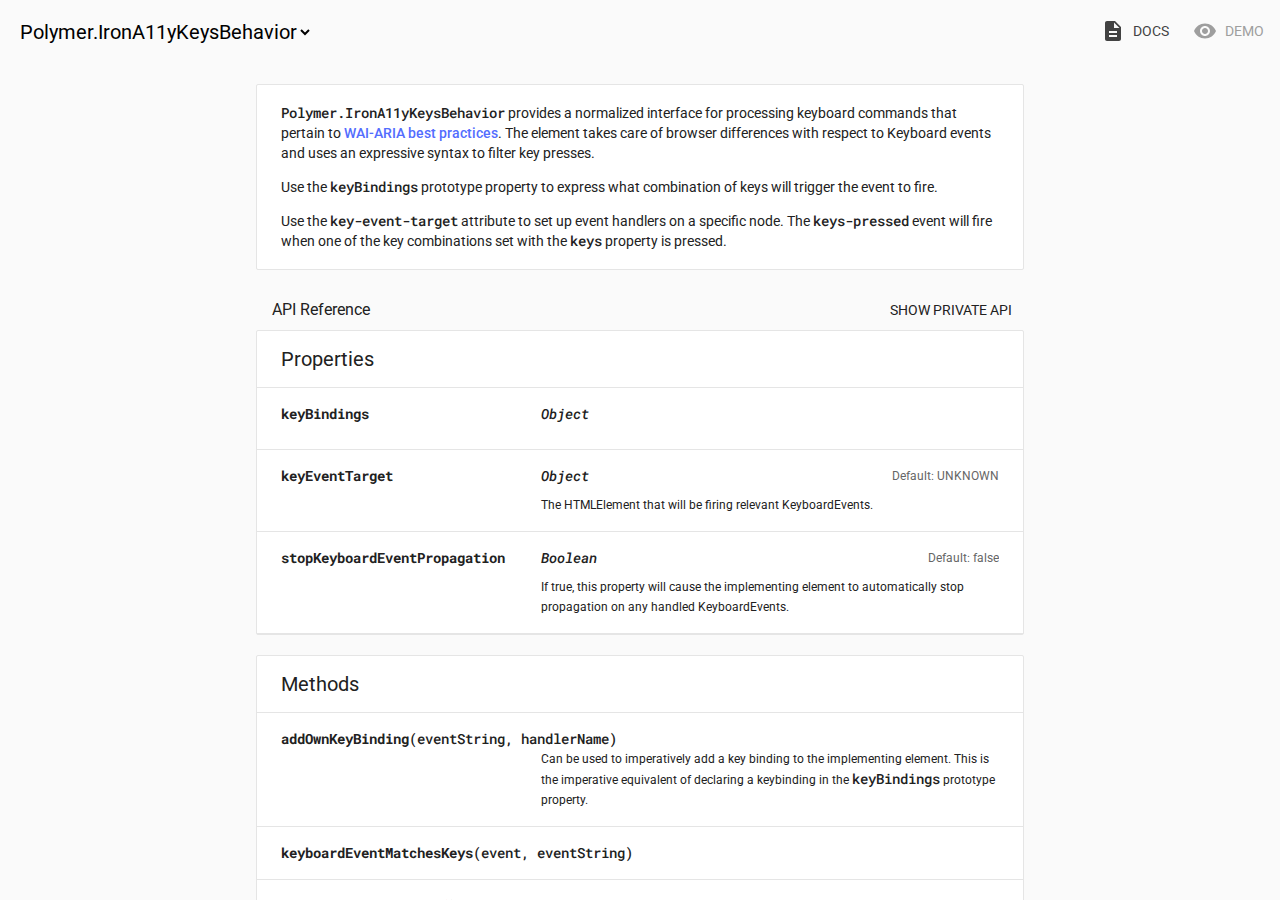
<file: components/iron-a11y-keys-behavior/index.html>
<!doctype html>
<!--
@license
Copyright (c) 2015 The Polymer Project Authors. All rights reserved.
This code may only be used under the BSD style license found at http://polymer.github.io/LICENSE
The complete set of authors may be found at http://polymer.github.io/AUTHORS
The complete set of contributors may be found at http://polymer.github.io/CONTRIBUTORS
Code distributed by Google as part of the polymer project is also
subject to an additional IP rights grant found at http://polymer.github.io/PATENTS
-->
<html>
<head>

  <title>iron-a11y-keys-behavior</title>
  <script src="../webcomponentsjs/webcomponents-lite.js"></script>
  <link rel="import" href="../iron-component-page/iron-component-page.html">

</head>
<body>

  <iron-component-page></iron-component-page>

</body>
</html>
</file>
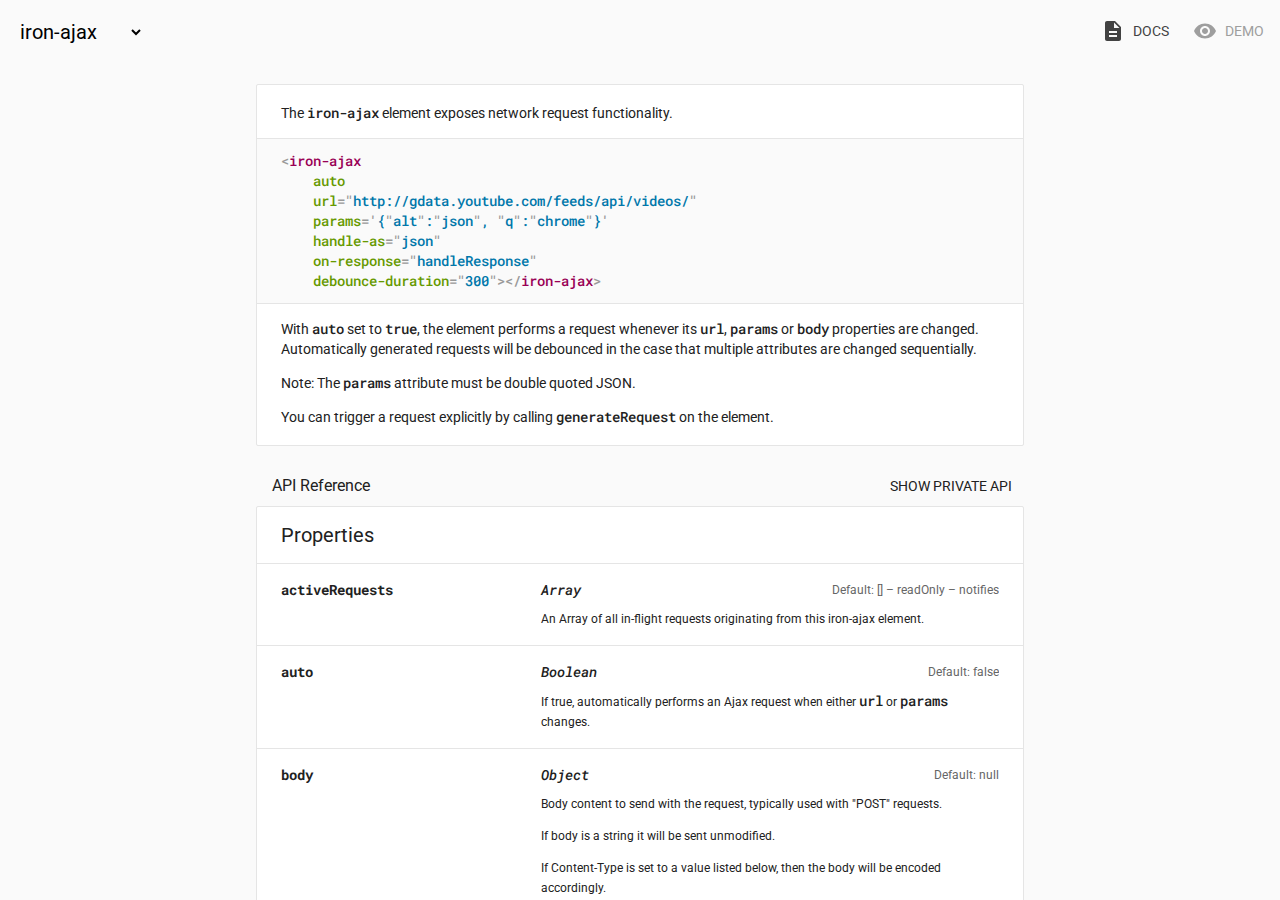
<file: components/iron-ajax/index.html>
<!doctype html>
<!--
Copyright (c) 2015 The Polymer Project Authors. All rights reserved.
This code may only be used under the BSD style license found at http://polymer.github.io/LICENSE
The complete set of authors may be found at http://polymer.github.io/AUTHORS
The complete set of contributors may be found at http://polymer.github.io/CONTRIBUTORS
Code distributed by Google as part of the polymer project is also
subject to an additional IP rights grant found at http://polymer.github.io/PATENTS
-->
<html>
<head>

  <title>iron-ajax</title>
  <meta charset="utf-8">
  <meta name="viewport" content="width=device-width, initial-scale=1.0">

  <script src="../webcomponentsjs/webcomponents-lite.js"></script>
  <link rel="import" href="../iron-component-page/iron-component-page.html">

</head>
<body>

  <iron-component-page></iron-component-page>

</body>
</html>
</file>
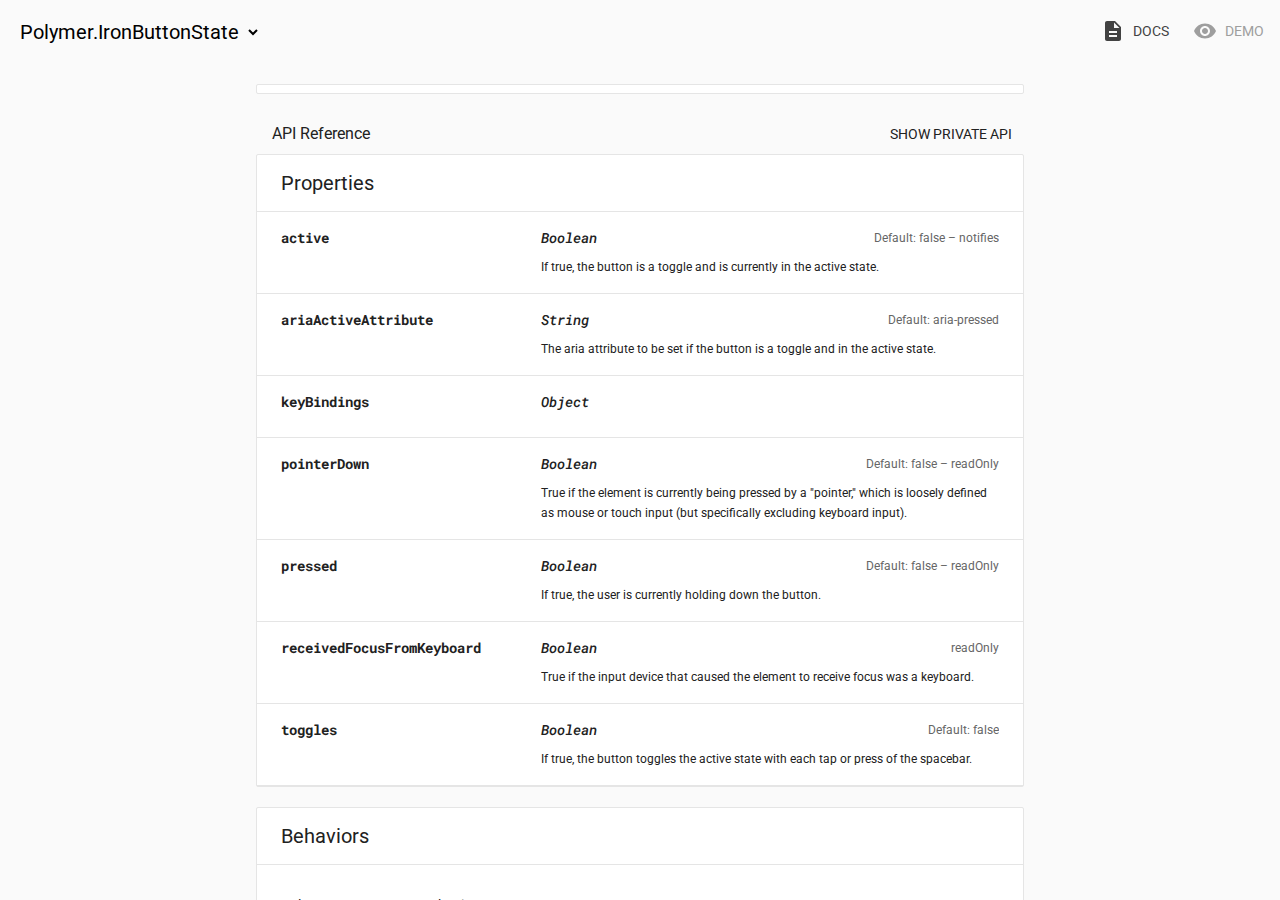
<file: components/iron-behaviors/index.html>
<!doctype html>
<!--
@license
Copyright (c) 2015 The Polymer Project Authors. All rights reserved.
This code may only be used under the BSD style license found at http://polymer.github.io/LICENSE.txt
The complete set of authors may be found at http://polymer.github.io/AUTHORS.txt
The complete set of contributors may be found at http://polymer.github.io/CONTRIBUTORS.txt
Code distributed by Google as part of the polymer project is also
subject to an additional IP rights grant found at http://polymer.github.io/PATENTS.txt
-->
<html>
<head>

  <title>Iron Behaviors</title>
  <meta charset="utf-8">
  <meta name="viewport" content="width=device-width, initial-scale=1.0">

  <script src="../webcomponentsjs/webcomponents-lite.js"></script>
  <link rel="import" href="../iron-component-page/iron-component-page.html">

</head>
<body>

  <iron-component-page src="iron-button-state.html"></iron-component-page>

</body>
</html>
</file>
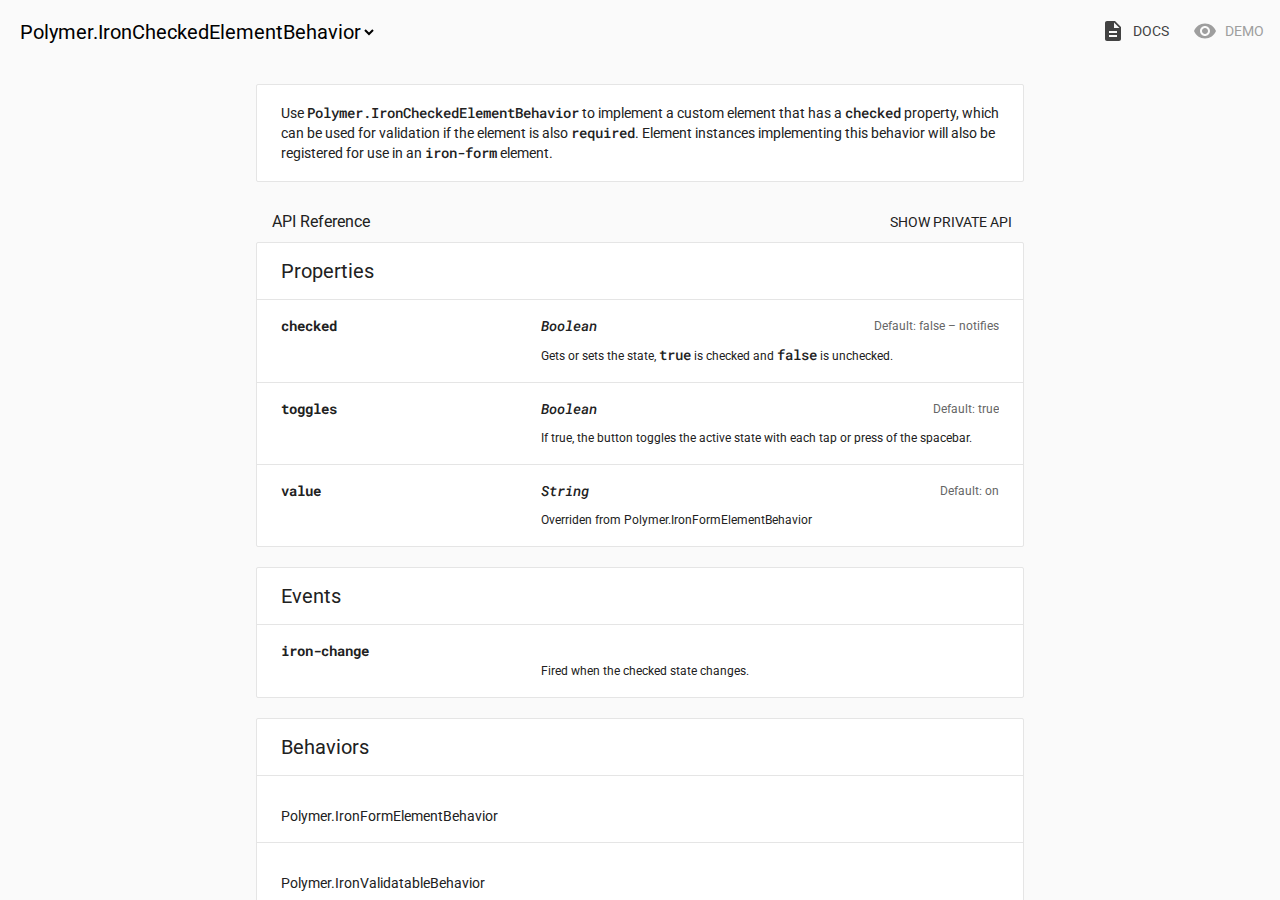
<file: components/iron-checked-element-behavior/index.html>
<!doctype html>
<!--
@license
Copyright (c) 2015 The Polymer Project Authors. All rights reserved.
This code may only be used under the BSD style license found at http://polymer.github.io/LICENSE.txt
The complete set of authors may be found at http://polymer.github.io/AUTHORS.txt
The complete set of contributors may be found at http://polymer.github.io/CONTRIBUTORS.txt
Code distributed by Google as part of the polymer project is also
subject to an additional IP rights grant found at http://polymer.github.io/PATENTS.txt
-->
<html>
<head>

  <meta charset="utf-8">
  <meta name="viewport" content="width=device-width, minimum-scale=1.0, initial-scale=1.0, user-scalable=yes">

  <title>iron-checked-element-behavior</title>

  <script src="../webcomponentsjs/webcomponents-lite.js"></script>

  <link rel="import" href="../polymer/polymer.html">
  <link rel="import" href="../iron-component-page/iron-component-page.html">

</head>
<body>

  <iron-component-page></iron-component-page>

</body>
</html>
</file>
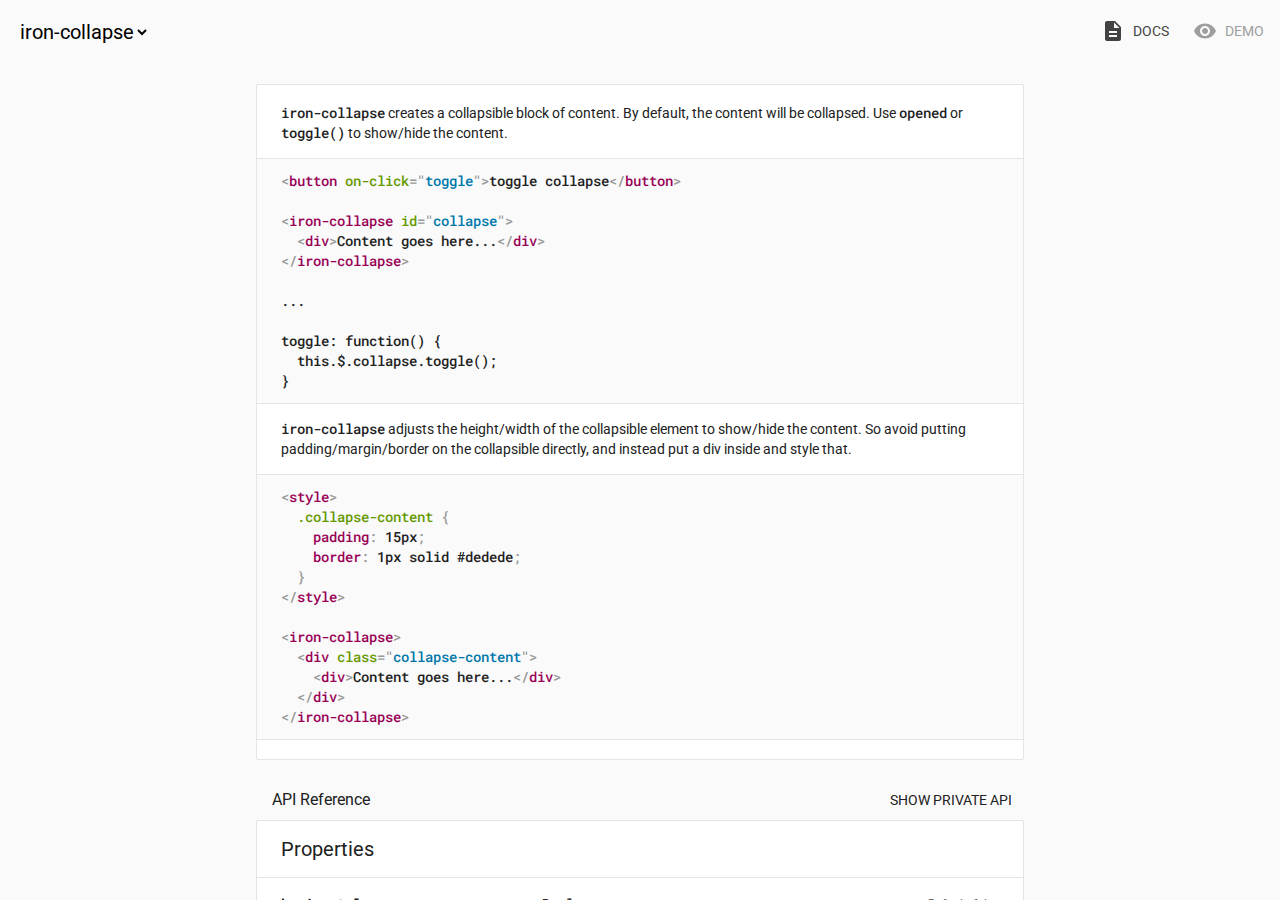
<file: components/iron-collapse/index.html>
<!doctype html>
<!--
@license
Copyright (c) 2015 The Polymer Project Authors. All rights reserved.
This code may only be used under the BSD style license found at http://polymer.github.io/LICENSE.txt
The complete set of authors may be found at http://polymer.github.io/AUTHORS.txt
The complete set of contributors may be found at http://polymer.github.io/CONTRIBUTORS.txt
Code distributed by Google as part of the polymer project is also
subject to an additional IP rights grant found at http://polymer.github.io/PATENTS.txt
-->

<html>
  <head>

    <meta charset="utf-8">
    <meta name="viewport" content="width=device-width, minimum-scale=1.0, initial-scale=1.0, user-scalable=yes">

    <title>iron-collapse</title>

    <script src="../webcomponentsjs/webcomponents-lite.js"></script>

    <link rel="import" href="../polymer/polymer.html">
    <link rel="import" href="../iron-component-page/iron-component-page.html">

  </head>
  <body>

    <iron-component-page></iron-component-page>

  </body>
</html>
</file>
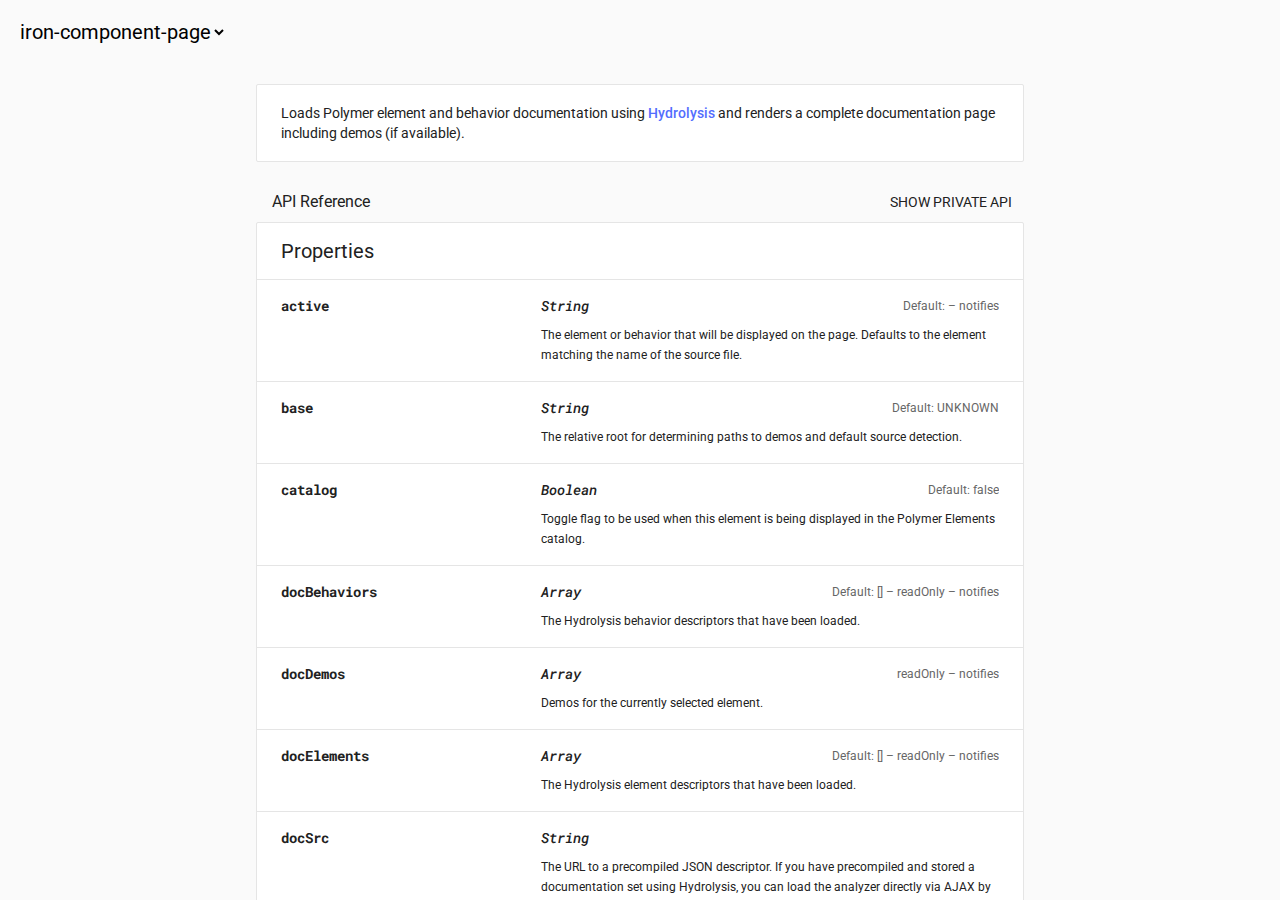
<file: components/iron-component-page/index.html>
<!doctype html>
<!--
@license
Copyright (c) 2015 The Polymer Project Authors. All rights reserved.
This code may only be used under the BSD style license found at http://polymer.github.io/LICENSE
The complete set of authors may be found at http://polymer.github.io/AUTHORS
The complete set of contributors may be found at http://polymer.github.io/CONTRIBUTORS
Code distributed by Google as part of the polymer project is also
subject to an additional IP rights grant found at http://polymer.github.io/PATENTS
-->
<html>
<head>

  <meta charset="utf-8">
  <meta name="viewport" content="width=device-width, initial-scale=1.0">

  <script src="../webcomponentsjs/webcomponents-lite.js"></script>
  <link rel="import" href="../iron-component-page/iron-component-page.html">
</head>
<body>

  <iron-component-page></iron-component-page>

</body>
</html>
</file>
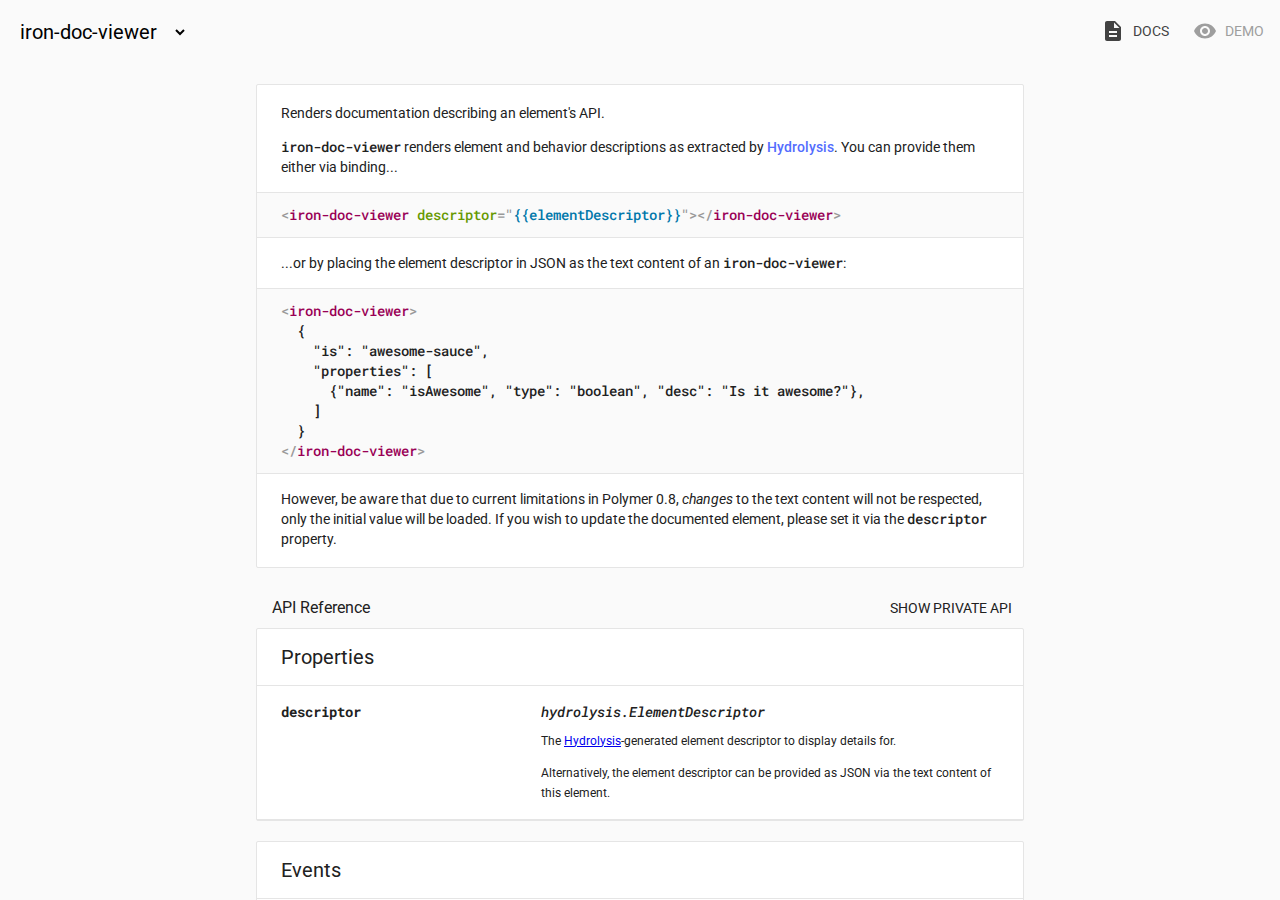
<file: components/iron-doc-viewer/index.html>
<!doctype html>
<!--
Copyright (c) 2014 The Polymer Project Authors. All rights reserved.
This code may only be used under the BSD style license found at http://polymer.github.io/LICENSE
The complete set of authors may be found at http://polymer.github.io/AUTHORS
The complete set of contributors may be found at http://polymer.github.io/CONTRIBUTORS
Code distributed by Google as part of the polymer project is also
subject to an additional IP rights grant found at http://polymer.github.io/PATENTS
-->
<html>
<head>

  <meta charset="utf-8">
  <meta name="viewport" content="width=device-width, initial-scale=1.0">

  <script src="../webcomponentsjs/webcomponents-lite.js"></script>
  <link rel="import" href="../iron-component-page/iron-component-page.html">

</head>
<body>

  <iron-component-page></iron-component-page>

</body>
</html>
</file>
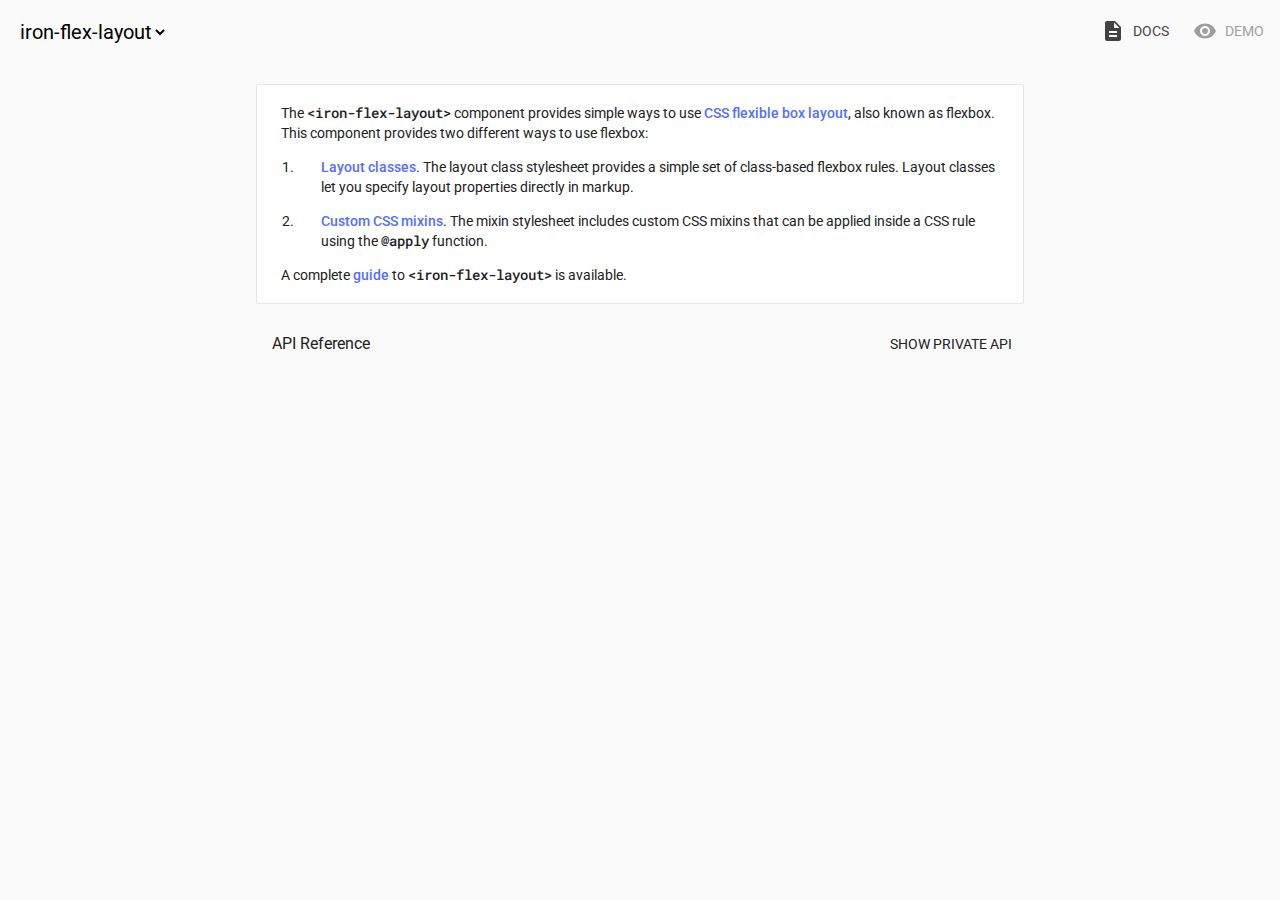
<file: components/iron-flex-layout/index.html>
<!doctype html>
<!--
@license
Copyright (c) 2015 The Polymer Project Authors. All rights reserved.
This code may only be used under the BSD style license found at http://polymer.github.io/LICENSE.txt
The complete set of authors may be found at http://polymer.github.io/AUTHORS.txt
The complete set of contributors may be found at http://polymer.github.io/CONTRIBUTORS.txt
Code distributed by Google as part of the polymer project is also
subject to an additional IP rights grant found at http://polymer.github.io/PATENTS.txt
-->
<html>
<head>

  <title>iron-flex-layout</title>
  <script src="../webcomponentsjs/webcomponents-lite.js"></script>
  <link rel="import" href="../iron-component-page/iron-component-page.html">

</head>
<body>

  <iron-component-page></iron-component-page>

</body>
</html>
</file>
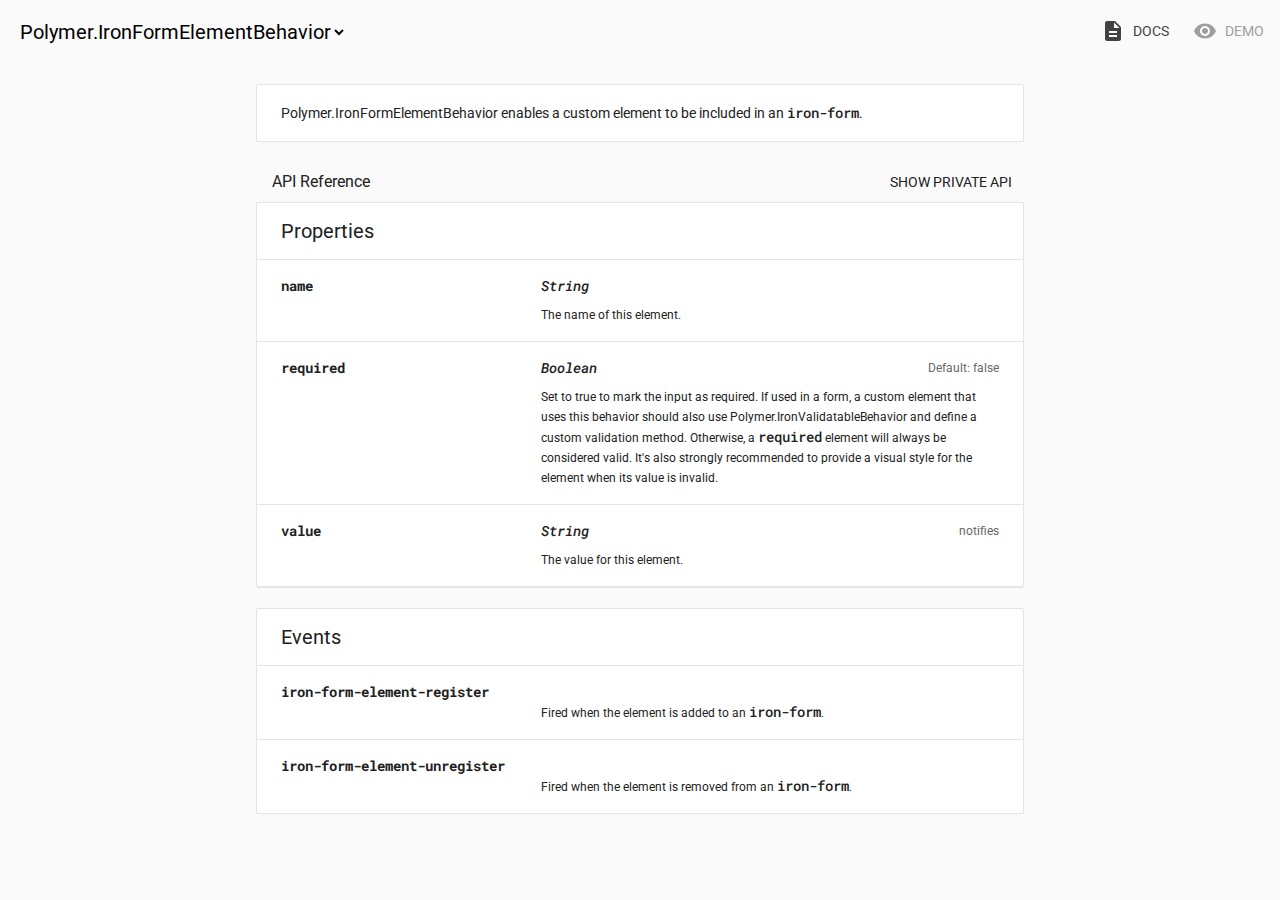
<file: components/iron-form-element-behavior/index.html>
<!doctype html>
<!--
@license
Copyright (c) 2015 The Polymer Project Authors. All rights reserved.
This code may only be used under the BSD style license found at http://polymer.github.io/LICENSE.txt
The complete set of authors may be found at http://polymer.github.io/AUTHORS.txt
The complete set of contributors may be found at http://polymer.github.io/CONTRIBUTORS.txt
Code distributed by Google as part of the polymer project is also
subject to an additional IP rights grant found at http://polymer.github.io/PATENTS.txt
-->
<html>
<head>

  <meta charset="utf-8">
  <meta name="viewport" content="width=device-width, minimum-scale=1.0, initial-scale=1.0, user-scalable=yes">

  <title>iron-form-element-behavior</title>

  <script src="../webcomponentsjs/webcomponents-lite.js"></script>

  <link rel="import" href="../polymer/polymer.html">
  <link rel="import" href="../iron-component-page/iron-component-page.html">

</head>
<body>

  <iron-component-page></iron-component-page>

</body>
</html>
</file>
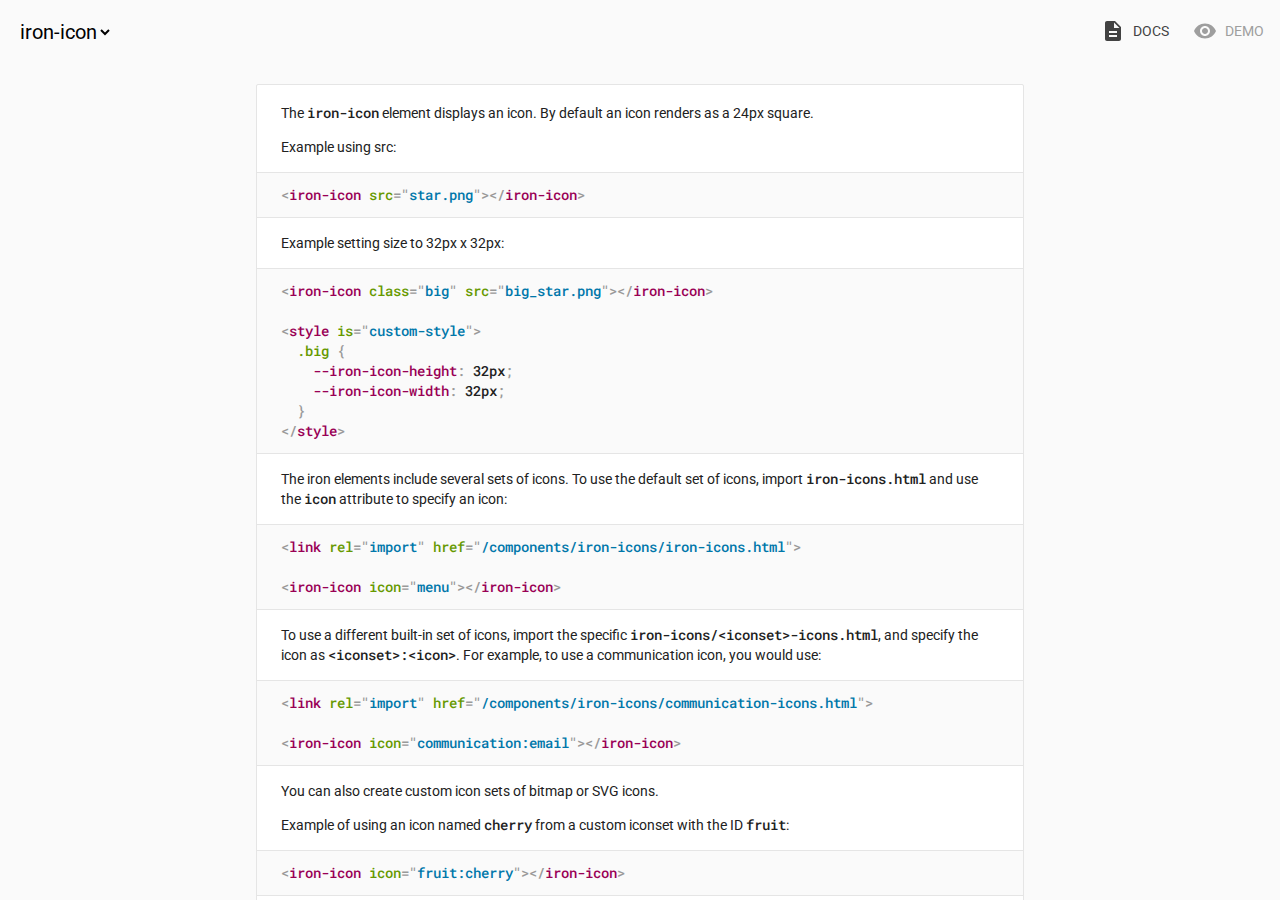
<file: components/iron-icon/index.html>
<!doctype html>
<!--
@license
Copyright (c) 2015 The Polymer Project Authors. All rights reserved.
This code may only be used under the BSD style license found at http://polymer.github.io/LICENSE
The complete set of authors may be found at http://polymer.github.io/AUTHORS
The complete set of contributors may be found at http://polymer.github.io/CONTRIBUTORS
Code distributed by Google as part of the polymer project is also
subject to an additional IP rights grant found at http://polymer.github.io/PATENTS
-->
<html>
<head>

  <meta charset="utf-8">
  <meta name="viewport" content="width=device-width, initial-scale=1.0">

  <script src="../webcomponentsjs/webcomponents-lite.js"></script>
  <link rel="import" href="../iron-component-page/iron-component-page.html">

</head>
<body>

  <iron-component-page></iron-component-page>

</body>
</html>
</file>
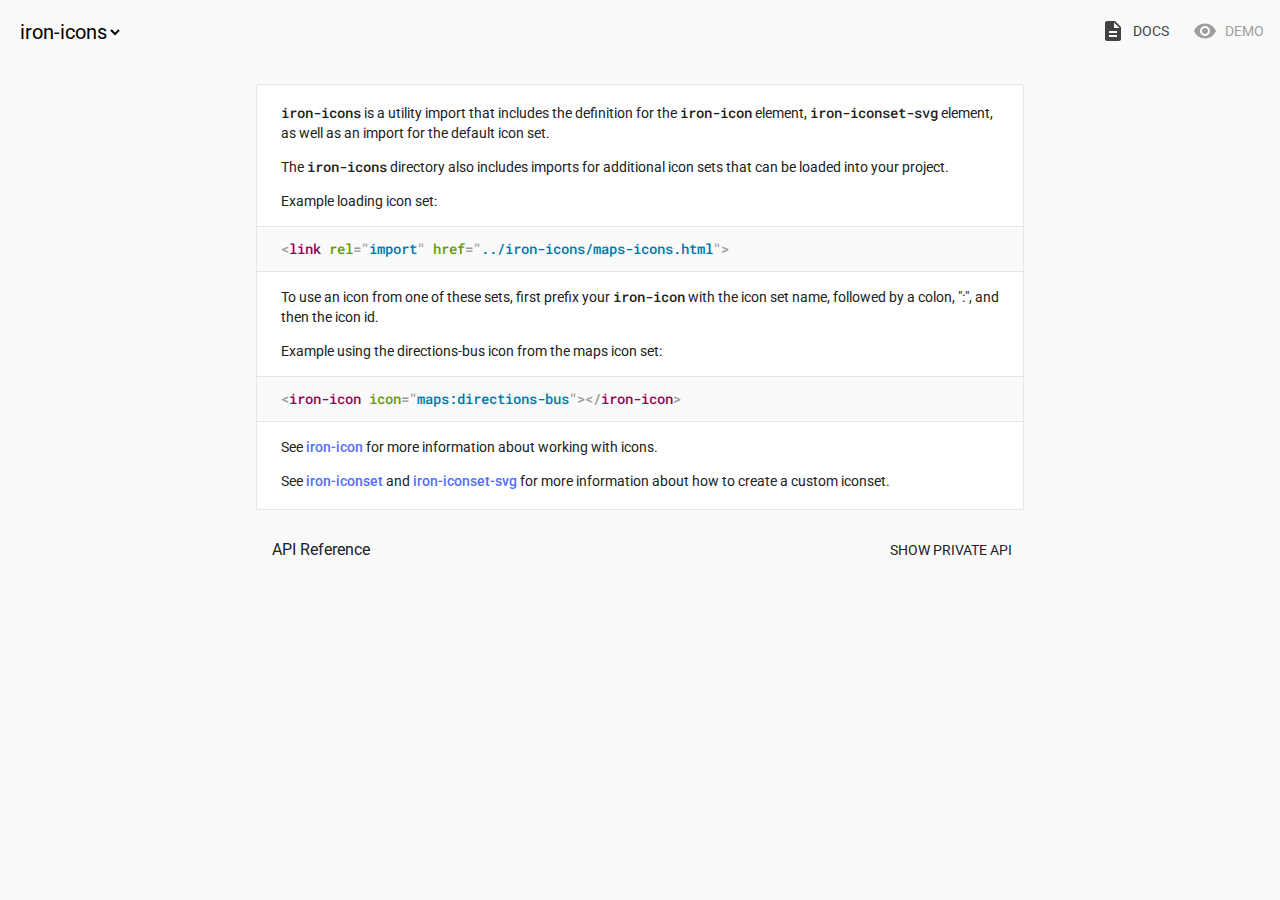
<file: components/iron-icons/index.html>
<!doctype html>
<!--
Copyright (c) 2014 The Polymer Project Authors. All rights reserved.
This code may only be used under the BSD style license found at http://polymer.github.io/LICENSE.txt
The complete set of authors may be found at http://polymer.github.io/AUTHORS.txt
The complete set of contributors may be found at http://polymer.github.io/CONTRIBUTORS.txt
Code distributed by Google as part of the polymer project is also
subject to an additional IP rights grant found at http://polymer.github.io/PATENTS.txt
-->
<html>
<head>

  <meta charset="utf-8">
  <meta name="viewport" content="width=device-width, initial-scale=1.0">

  <script src="../webcomponentsjs/webcomponents-lite.js"></script>
  <link rel="import" href="../iron-component-page/iron-component-page.html">

</head>
<body>

  <iron-component-page></iron-component-page>

</body>
</html>
</file>
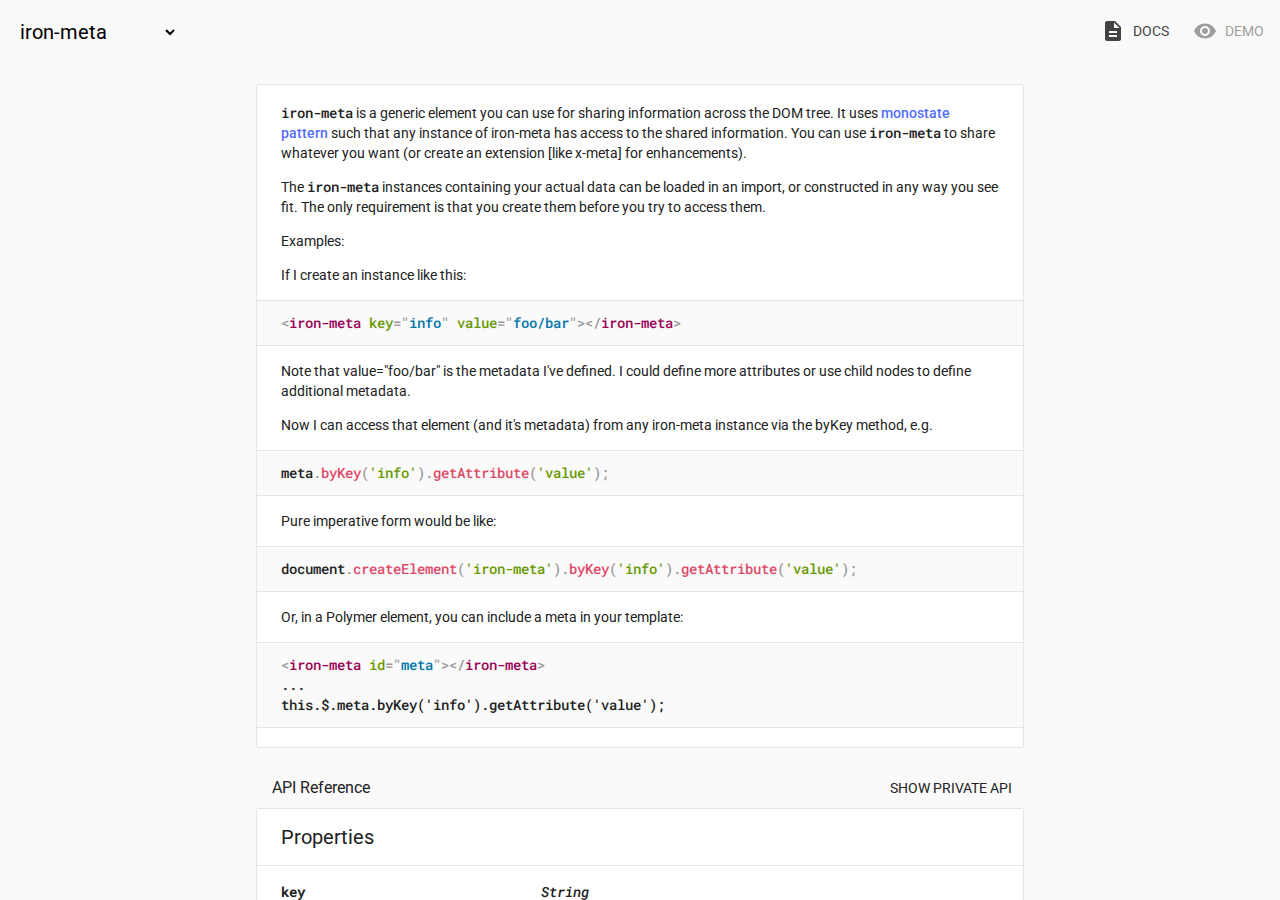
<file: components/iron-meta/index.html>
<!doctype html>
<!--
@license
Copyright (c) 2015 The Polymer Project Authors. All rights reserved.
This code may only be used under the BSD style license found at http://polymer.github.io/LICENSE
The complete set of authors may be found at http://polymer.github.io/AUTHORS
The complete set of contributors may be found at http://polymer.github.io/CONTRIBUTORS
Code distributed by Google as part of the polymer project is also
subject to an additional IP rights grant found at http://polymer.github.io/PATENTS
-->
<html>
<head>

  <meta charset="utf-8">
  <meta name="viewport" content="width=device-width, initial-scale=1.0">
  <title>iron-meta</title>

  <script src="../webcomponentsjs/webcomponents-lite.js"></script>
  <link rel="import" href="../iron-component-page/iron-component-page.html">

</head>
<body>

  <iron-component-page></iron-component-page>

</body>
</html>
</file>
